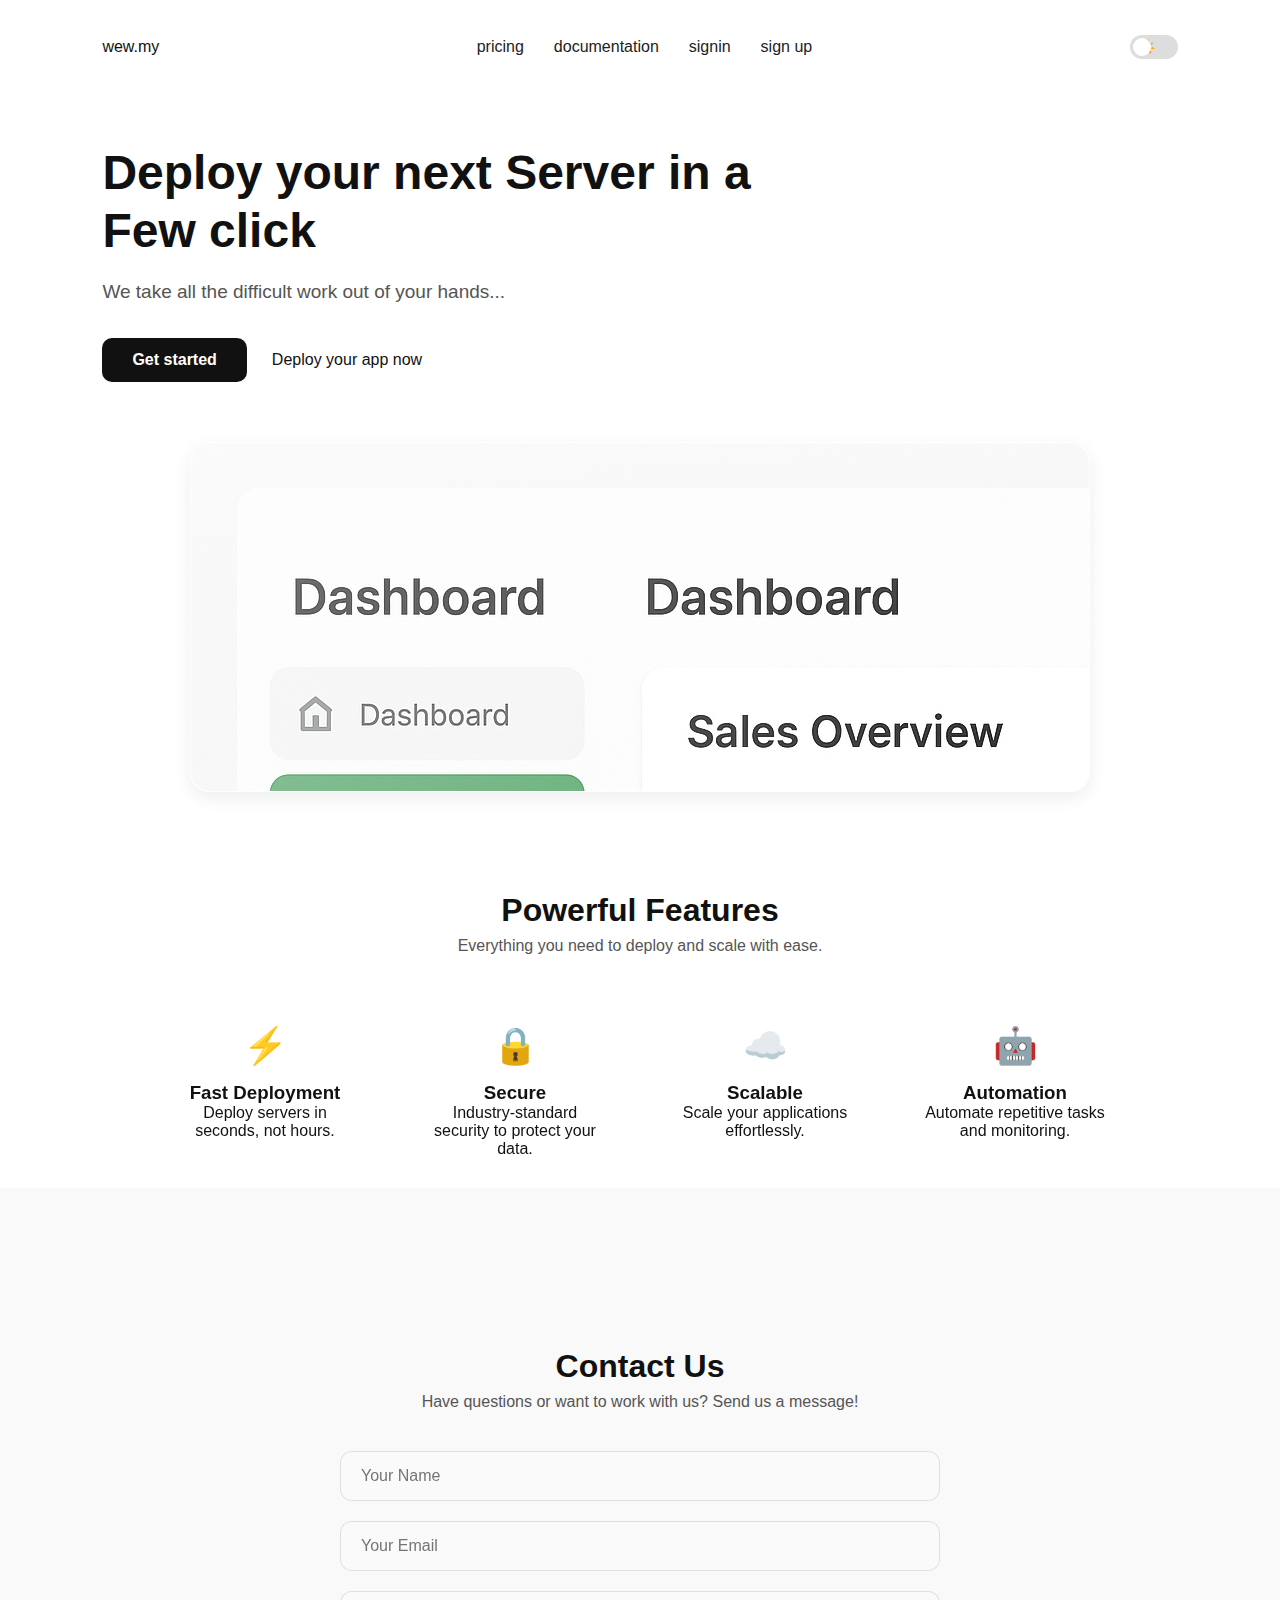
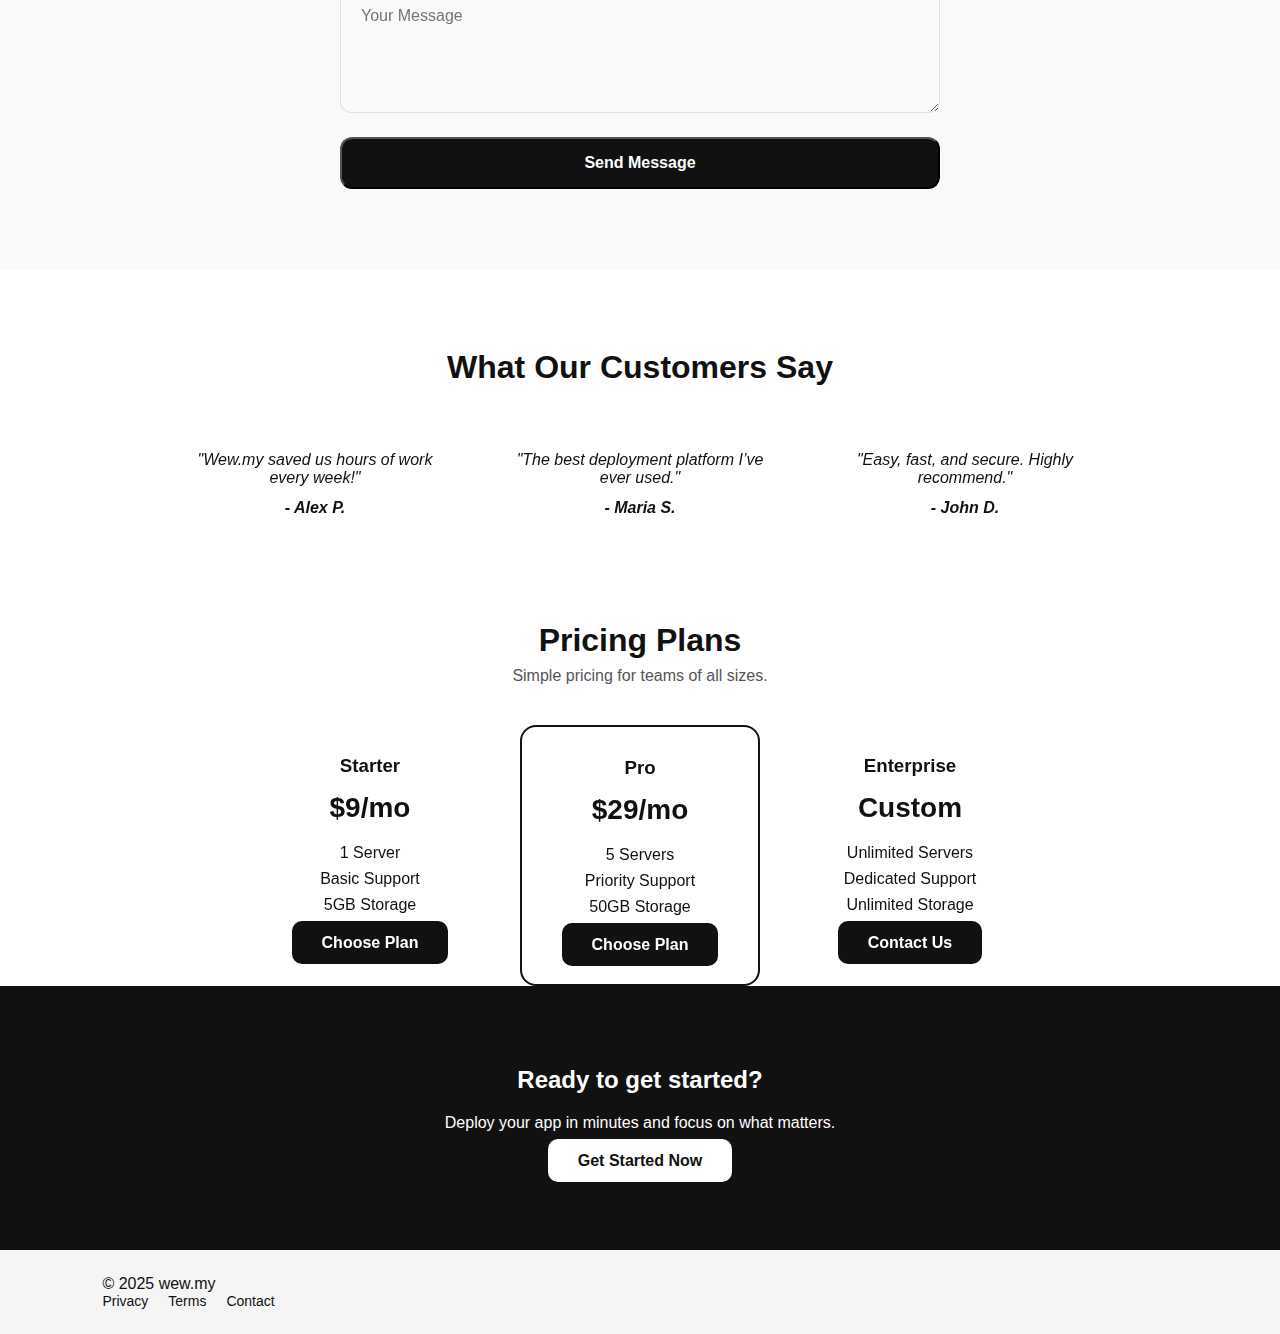
<file: index.html>
<!DOCTYPE html>
<html lang="en">
<head>
  <meta charset="UTF-8">
  <meta http-equiv="X-UA-Compatible" content="IE=Edge">
  <meta name="viewport" content="width=device-width, initial-scale=1">

  <title>HTML</title>
  
  <!-- HTML -->
  

  <!-- Custom Styles -->
  <link rel="stylesheet" href="style.css">


	<!--Tab to edit-->
</head>
<body>

<header>
<nav>
  <div>wew.my</div>

  <div class="nav-links">
    <div>pricing</div>
    <div>documentation</div>
    <div>signin</div>
    <div>sign up</div>
  </div>
<div class="group"><div class="theme-toggle">
  <span class="sun">☀️</span>
  <span class="moon">🌙</span>
</div>

<!-- HAMBURGER MENU -->
<div class="hamburger">
  <span></span>
  <span></span>
  <span></span>
</div>
</div>
  
</nav>

<div class="hero">
  <div class="deploy">Deploy your next Server in a Few click</div>
  <div>We take all the difficult work out of your hands...</div>
  <div class="cta">
    <span class="btn">Get started</span>
    <span class="button">Deploy your app now</span>
  </div>
</div>

<div class="cta-section">
  <div class="cta-image">
	  <img src="dashbord-image.png">
  </div>
</div>
</header>

<main>
  <!--Tab to edit-->
  
  <section class="features">
  <div class="section-header">
    <h2>Powerful Features</h2>
    <p>Everything you need to deploy and scale with ease.</p>
  </div>
  <div class="feature-cards">
    <div class="card">
      <div class="icon">⚡</div>
      <h3>Fast Deployment</h3>
      <p>Deploy servers in seconds, not hours.</p>
    </div>
    <div class="card">
      <div class="icon">🔒</div>
      <h3>Secure</h3>
      <p>Industry-standard security to protect your data.</p>
    </div>
    <div class="card">
      <div class="icon">☁️</div>
      <h3>Scalable</h3>
      <p>Scale your applications effortlessly.</p>
    </div>
    <div class="card">
      <div class="icon">🤖</div>
      <h3>Automation</h3>
      <p>Automate repetitive tasks and monitoring.</p>
    </div>
  </div>
</section>
<!-- ---------------- CONTACT US SECTION ---------------- -->
<section class="contact-us">
  <div class="section-header">
    <h2>Contact Us</h2>
    <p>Have questions or want to work with us? Send us a message!</p>
  </div>

  <form class="contact-form">
    <div class="form-group">
      <input type="text" placeholder="Your Name" required />
    </div>
    <div class="form-group">
      <input type="email" placeholder="Your Email" required />
    </div>
    <div class="form-group">
      <textarea placeholder="Your Message" rows="5" required></textarea>
    </div>
    <button type="submit" class="btn">Send Message</button>
  </form>
</section>

<!-- ---------------- TESTIMONIALS SECTION ---------------- -->
<section class="testimonials">
  <div class="section-header">
    <h2>What Our Customers Say</h2>
  </div>
  <div class="testimonial-cards">
    <div class="testimonial-card">
      <p>"Wew.my saved us hours of work every week!"</p>
      <span>- Alex P.</span>
    </div>
    <div class="testimonial-card">
      <p>"The best deployment platform I’ve ever used."</p>
      <span>- Maria S.</span>
    </div>
    <div class="testimonial-card">
      <p>"Easy, fast, and secure. Highly recommend."</p>
      <span>- John D.</span>
    </div>
  </div>
</section>

<!-- ---------------- PRICING SECTION ---------------- -->
<section class="pricing">
  <div class="section-header">
    <h2>Pricing Plans</h2>
    <p>Simple pricing for teams of all sizes.</p>
  </div>
  <div class="pricing-cards">
    <div class="pricing-card">
      <h3>Starter</h3>
      <p class="price">$9/mo</p>
      <ul>
        <li>1 Server</li>
        <li>Basic Support</li>
        <li>5GB Storage</li>
      </ul>
      <span class="btn">Choose Plan</span>
    </div>
    <div class="pricing-card popular">
      <h3>Pro</h3>
      <p class="price">$29/mo</p>
      <ul>
        <li>5 Servers</li>
        <li>Priority Support</li>
        <li>50GB Storage</li>
      </ul>
      <span class="btn">Choose Plan</span>
    </div>
    <div class="pricing-card">
      <h3>Enterprise</h3>
      <p class="price">Custom</p>
      <ul>
        <li>Unlimited Servers</li>
        <li>Dedicated Support</li>
        <li>Unlimited Storage</li>
      </ul>
      <span class="btn">Contact Us</span>
    </div>
  </div>
</section>

<!-- ---------------- FINAL CTA SECTION ---------------- -->
<section class="final-cta">
  <div class="final-cta-content">
    <h2>Ready to get started?</h2>
    <p>Deploy your app in minutes and focus on what matters.</p>
    <span class="btn">Get Started Now</span>
  </div>
</section>

<!-- ---------------- FOOTER ---------------- -->
<footer>
  <div class="footer-content">
    <div>© 2025 wew.my</div>
    <div class="footer-links">
      <span>Privacy</span>
      <span>Terms</span>
      <span>Contact</span>
    </div>
  </div>
</footer>
</main>


<script type="text/javascript" charset="utf-8">
	
</script>
<script src="main.js" type="text/javascript" charset="utf-8"></script>

<script>
  const themeToggle = document.querySelector(".theme-toggle");

  // Apply saved theme or system preference
  function applyTheme() {
    const saved = localStorage.getItem("theme");

    if (saved) {
      document.body.classList.toggle("dark", saved === "dark");
    } else {
      const systemDark = window.matchMedia("(prefers-color-scheme: dark)").matches;
      document.body.classList.toggle("dark", systemDark);
    }
  }

  applyTheme();

  // Toggle theme when clicked
  themeToggle.addEventListener("click", () => {
    document.body.classList.toggle("dark");

    const isDark = document.body.classList.contains("dark");
    localStorage.setItem("theme", isDark ? "dark" : "light");
  });
</script>


</body>
</html>
</file>
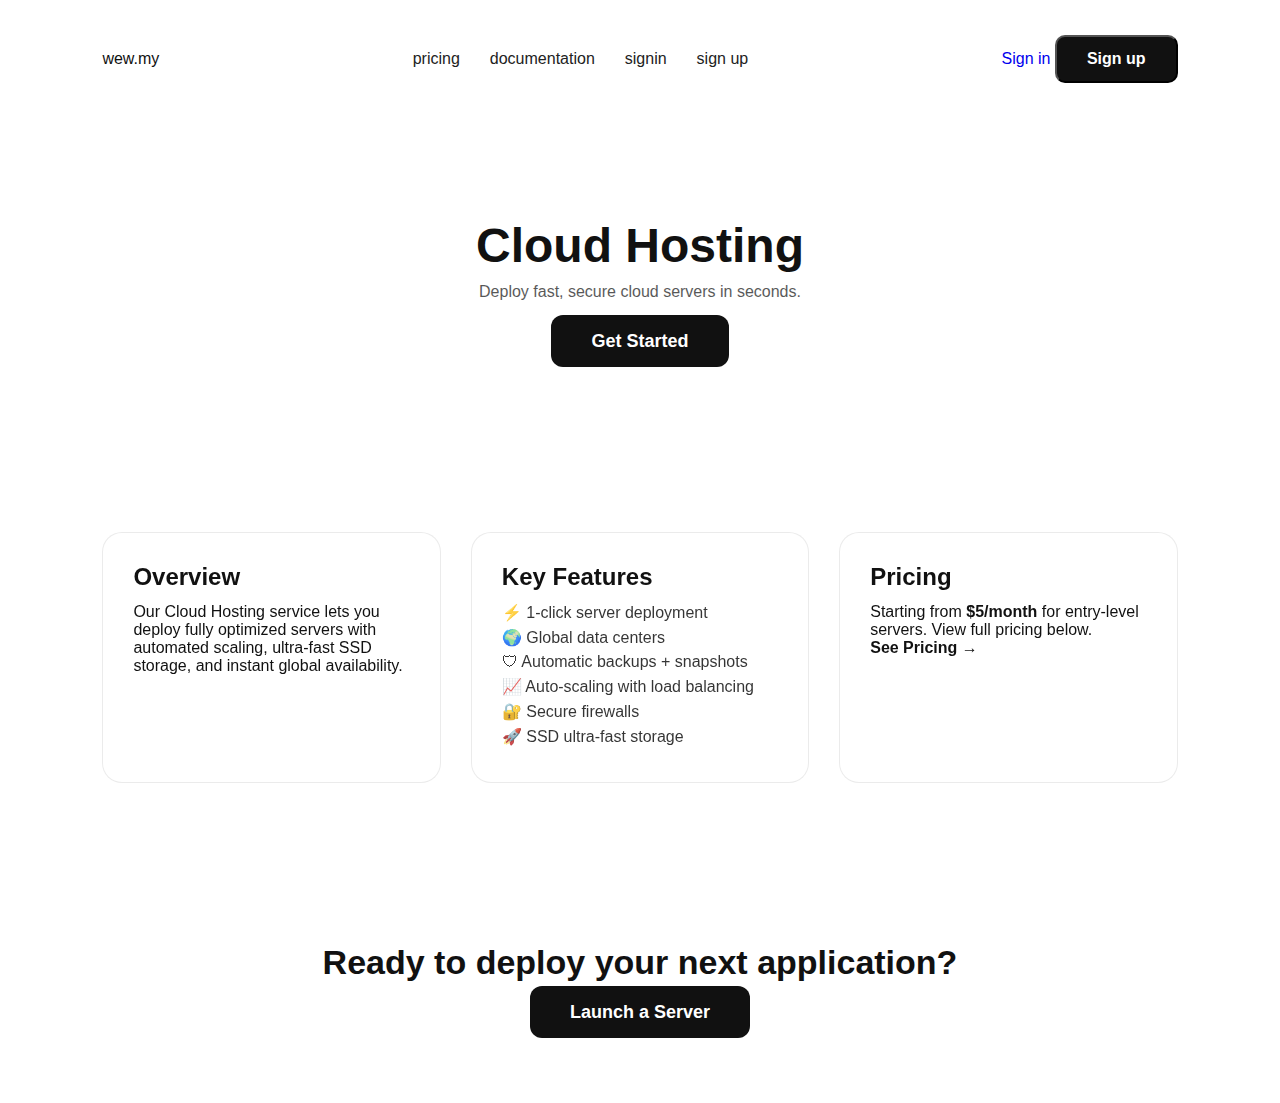
<file: detail-product.html>
<!DOCTYPE html>
<html lang="en">
<head>
  <meta charset="UTF-8" />
  <meta name="viewport" content="width=device-width, initial-scale=1.0" />
  <title>Cloud Hosting — wew.my</title>
  <link rel="stylesheet" href="style.css" />
</head>

<body>

<header>
  <nav>
    <div class="logo">wew.my</div>

    <ul class="nav-links">
        <div>pricing</div>
  <div>documentation</div>
  <div>signin</div>
  <div>sign up</div>
    </ul>

    <div class="auth">
      <a href="#">Sign in</a>
      <button class="btn">Sign up</button>
    </div>

    <div class="hamburger">
      <span></span>
 <span></span>
 <span></span>
    </div>
  </nav>

  <div class="mobile-menu">
    <a href="index.html">Home</a>
    <a href="products.html" class="active">Products</a>
    <a href="pricing.html">Pricing</a>
    <a href="documentation.html">Documentation</a>
    <a href="#">Sign in</a>
    <a href="#" class="btn">Sign up</a>
  </div>
</header>

<!-- ----------- PRODUCT HERO ----------- -->

<section class="product-hero">
  <h1>Cloud Hosting</h1>
  <p class="subtitle">Deploy fast, secure cloud servers in seconds.</p>

  <a href="#" class="btn large-btn">Get Started</a>
</section>

<!-- ----------- PRODUCT DETAILS ----------- -->

<section class="product-details">

  <div class="details-grid">

    <div class="details-card">
      <h2>Overview</h2>
      <p>
        Our Cloud Hosting service lets you deploy fully optimized servers with automated scaling, ultra-fast SSD storage, and instant global availability.
      </p>
    </div>

    <div class="details-card">
      <h2>Key Features</h2>
      <ul>
        <li>⚡ 1-click server deployment</li>
        <li>🌍 Global data centers</li>
        <li>🛡 Automatic backups + snapshots</li>
        <li>📈 Auto-scaling with load balancing</li>
        <li>🔐 Secure firewalls</li>
        <li>🚀 SSD ultra-fast storage</li>
      </ul>
    </div>

    <div class="details-card">
      <h2>Pricing</h2>
      <p>Starting from <strong>$5/month</strong> for entry-level servers. View full pricing below.</p>
      <a href="pricing.html" class="card-btn">See Pricing →</a>
    </div>

  </div>
</section>

<!-- ----------- CTA ----------- -->

<section class="product-cta">
  <h2>Ready to deploy your next application?</h2>
  <a href="#" class="btn large-btn">Launch a Server</a>
</section>

<script src="main.js"></script>
</body>
</html>
</file>
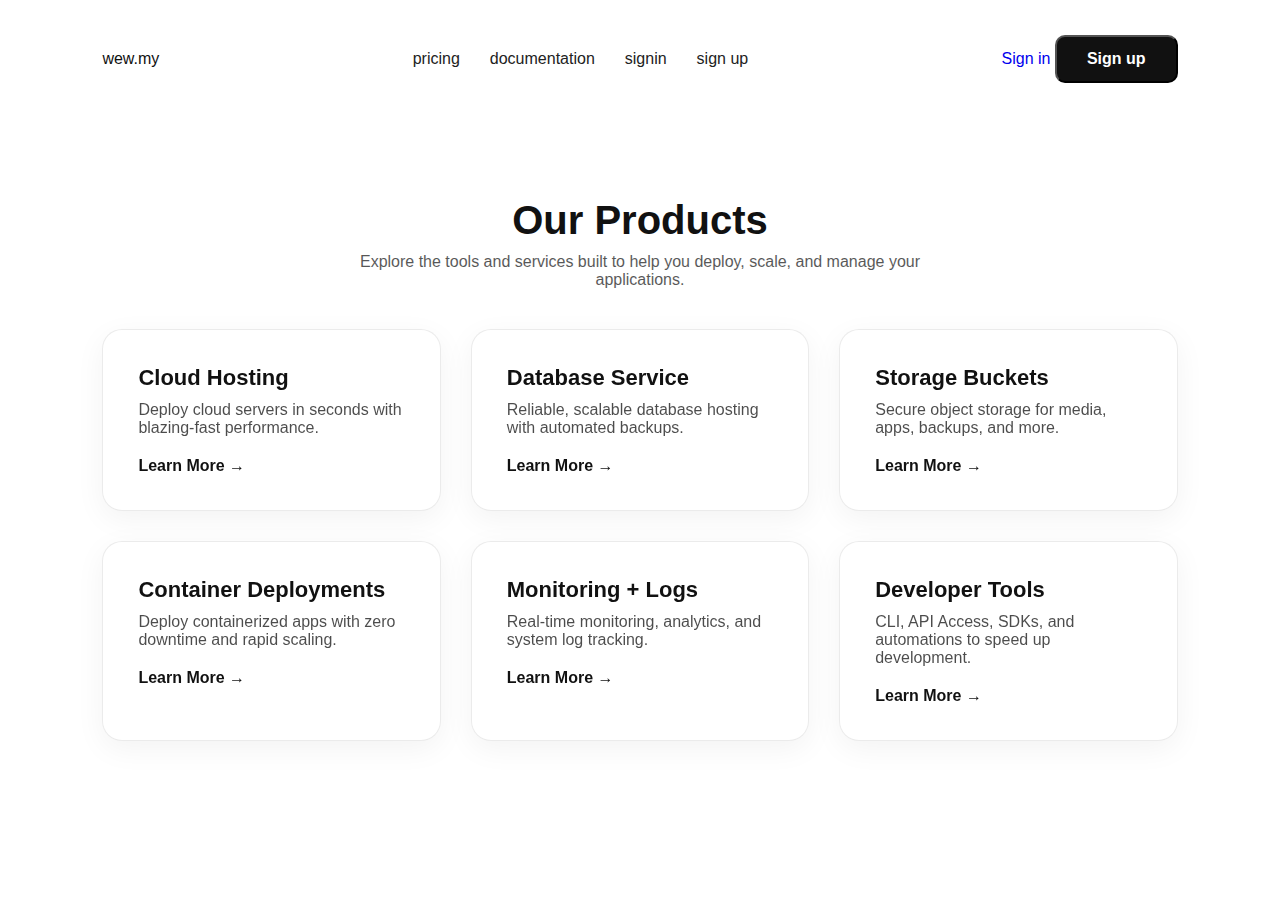
<file: product.html>
<!DOCTYPE html>
<html lang="en">
<head>
  <meta charset="UTF-8" />
  <meta name="viewport" content="width=device-width, initial-scale=1.0" />
  <title>Our Products — wew.my</title>
  <link rel="stylesheet" href="style.css" />
</head>

<body>

<header>
  <nav>
    <div class="logo">wew.my</div>

    <ul class="nav-links">
        <div>pricing</div>
  <div>documentation</div>
  <div>signin</div>
  <div>sign up</div>
    </ul>

    <div class="auth">
      <a href="#">Sign in</a>
      <button class="btn">Sign up</button>
    </div>

    <!-- Hamburger -->
    <div class="hamburger">
 <span></span>
 <span></span>
 <span></span>
    </div>
  </nav>

  <div class="mobile-menu">
    <a href="index.html">Home</a>
    <a class="active" href="products.html">Products</a>
    <a href="pricing.html">Pricing</a>
    <a href="documentation.html">Documentation</a>
    <a href="#">Sign in</a>
    <a href="#" class="btn">Sign up</a>
  </div>
</header>

<!-- ----------- PRODUCTS SECTION ----------- -->

<section class="products-page">
  <h1>Our Products</h1>
  <p class="subtitle">Explore the tools and services built to help you deploy, scale, and manage your applications.</p>

  <div class="products-grid">

    <div class="product-card">
      <h3>Cloud Hosting</h3>
      <p>Deploy cloud servers in seconds with blazing-fast performance.</p>
      <a href="#" class="card-btn">Learn More →</a>
    </div>

    <div class="product-card">
      <h3>Database Service</h3>
      <p>Reliable, scalable database hosting with automated backups.</p>
      <a href="#" class="card-btn">Learn More →</a>
    </div>

    <div class="product-card">
      <h3>Storage Buckets</h3>
      <p>Secure object storage for media, apps, backups, and more.</p>
      <a href="#" class="card-btn">Learn More →</a>
    </div>

    <div class="product-card">
      <h3>Container Deployments</h3>
      <p>Deploy containerized apps with zero downtime and rapid scaling.</p>
      <a href="#" class="card-btn">Learn More →</a>
    </div>

    <div class="product-card">
      <h3>Monitoring + Logs</h3>
      <p>Real-time monitoring, analytics, and system log tracking.</p>
      <a href="#" class="card-btn">Learn More →</a>
    </div>

    <div class="product-card">
      <h3>Developer Tools</h3>
      <p>CLI, API Access, SDKs, and automations to speed up development.</p>
      <a href="#" class="card-btn">Learn More →</a>
    </div>

  </div>
</section>

<script src="main.js"></script>
</body>
</html>
</file>
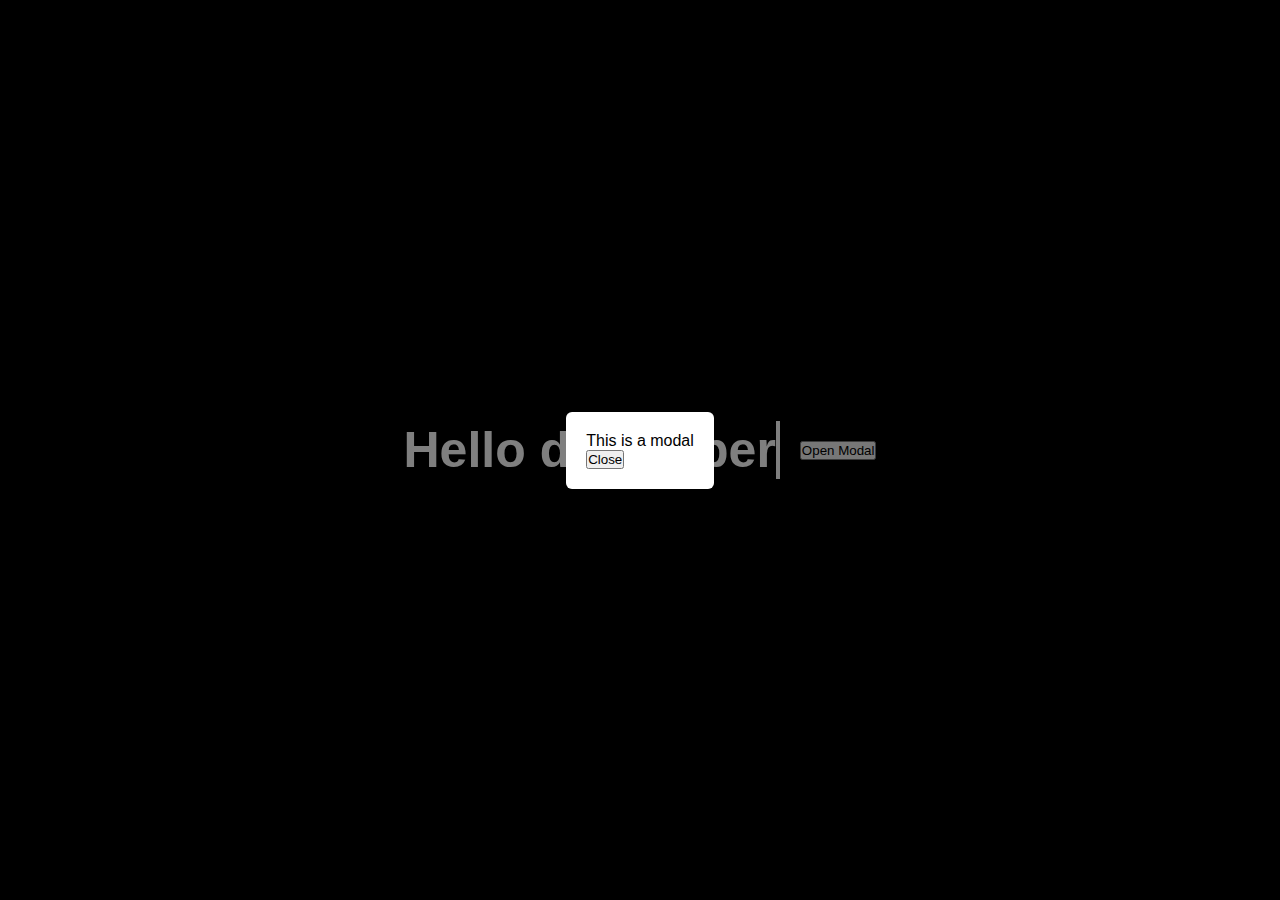
<file: type.html>
<!DOCTYPE html>
<html>

<head>
  <meta charset="UTF-8">
  <meta name="viewport" content="width=device-width, initial-scale=1">
  <title></title>
  <style type="text/css" media="all">
    *{
    margin: 0;
    padding: 0;
    box-sizing: border-box;
    
    }
    body{
  
font-family: sans-serif; background: #000;
display: flex;
align-items: center;
justify-content: center;
height: 100vh;
margin: 0;

    }
   .type {
font-size: 50px; font-weight: 700; white-space: nowrap; overflow: hidden;
border-right: 4px solid #fff;
color: #fff;
animation: typing 4s steps(18) infinite, blink 0.6s infinite;
 }
@keyframes typing {
0%{

width: 0;
}
50%{

width: 430px;
}
100%{
width: 0;

}
}
@keyframes blink {
50% {

border-color: transparent;

}
}


  
  .hidden { display: none; }
  .modal {
    position: fixed; inset: 0; background: rgba(0,0,0,0.5);
    display:flex; justify-content:center; align-items:center;
  }
  .modal-content { background:white; padding:20px; border-radius:6px; }
  
  
  .margin{
  margin: 10px;
  
  }
</style>

</head>

<body>
  <div class="type">Hello developer</div>
<p class="margin">
  <!--Tab to edit-->
</p>
<button id="openModal">Open Modal</button>

<div id="modal" class="modal hidden">
  <div class="modal-content">
    <p>This is a modal</p>
    <button id="closeModal">Close</button>
  </div>
</div>


<script>
  const modal = document.getElementById("modal");

  document.getElementById("openModal").onclick = () => {
    modal.classList.remove("hidden");
  };

  document.getElementById("closeModal").onclick = () => {
    modal.classList.add("hidden");
  };
</script>

</body>

</html>
</file>
<file: style.css>
/*body {
    font-size: 15pt;
}
*{
color:white;

list-style:none;
}
nav{
display:flex;
justify-content:space-around;
padding-top:20px;
}
header{
background:black;
color:white;
height:100%;

}
.hero{
display:flex;
justify-content:center;
align-item:center;
padding:20px;
flex-direction:column;
}
.deploy{
font-size:50px;
}
.cta{
display:flex;
justify-content:space-around;
}
.cta span{
border-radius:5px;
border:1px solid white;
padding:6px;
}
.cta-image{
background:white;
height:400px;
width:80%;
overflow: hidden;
}
.cta-image img{
   width:100%;

object-fit: cover; 
height: auto;

 }
.btn{
background:blue;

}
.cta-section{
justify-content:center;
align-item:center;
display:flex;
}
*/
/*
.main{
  position: absolute;
top: 50%;
height: 1000px;
right: 50%;
width: 90%;
transform: translateX(50%);
padding: 20px;

background: greenyellow;
}*/



/* RESET */
* {
  margin: 0;
  padding: 0;
  box-sizing: border-box;
  font-family: "Inter", sans-serif;

list-style: none;

text-decoration: none;
}

body {
  background: #ffffff;
  color: #111;
}

header {
  width: 100%;
  padding: 20px 8%;
}

/* NAVBAR */
nav {
  display: flex;
  justify-content: space-between;
  align-items: center;
  padding: 15px 0;
  position: relative;

z-index: 100;
}

/* DESKTOP LINKS */
.nav-links {
  display: flex;
  gap: 30px;
  font-size: 16px;
  font-weight: 500;
  color: #222;
  cursor: pointer;
  transition: 0.2s ease;

z-index: 10;
}

.nav-links div:hover {
  color: #000;
}

/* HAMBURGER (Mobile Only) */
.hamburger {
  width: 28px;
  height: 22px;
  display: none;
  flex-direction: column;
  justify-content: space-between;
  cursor: pointer;
}

.hamburger span {
  width: 100%;
  height: 3px;
  background: #111;
  border-radius: 4px;
  transition: 0.3s ease;
}

/* MOBILE NAV (Dropdown) */
.mobile-menu {
  display: none;
}

/* HERO SECTION */
.hero {
  margin-top: 70px;
  max-width: 650px;
}

.deploy {
  font-size: clamp(32px, 6vw, 48px);
  font-weight: 800;
  line-height: 1.2;
}

.hero > div:nth-child(2) {
  margin-top: 18px;
  font-size: clamp(16px, 3vw, 19px);
  color: #555;
  line-height: 1.6;
}

/* CTA */
.cta {
  margin-top: 30px;
  display: flex;
  align-items: center;
  gap: 25px;
}
.final-cta-content p {
    margin:20px;
}
.btn {
  padding: 13px 30px;
  background: #111;
  color: #fff;
  border-radius: 10px;
  font-size: 16px;
  font-weight: 600;
  cursor: pointer;
  transition: 0.25s ease;
}

.btn:hover {
  background: #000;
  transform: translateY(-2px);
}

.cta span:last-child {
  font-size: 16px;
  font-weight: 500;
  color: #111;
  cursor: pointer;
  transition: 0.2s ease;
}

.cta span:last-child:hover {
  text-decoration: underline;
}

/* CTA IMAGE */
.cta-section {
  margin-top: 60px;
  display: flex;
  justify-content: center;
}

.cta-image {
  width: 100%;
  max-width: 900px;
  height: 350px;
  background: linear-gradient(to bottom right, #f4f4f4, #eaeaea);
  border-radius: 18px;
  box-shadow: 0 6px 18px rgba(0,0,0,0.07);
}

/* ---------------- */
/* RESPONSIVE */
/* ---------------- */
@media (max-width: 820px) {
  header {
    padding: 20px 6%;
  }
}

/* MOBILE MENU STYLE */
@media (max-width: 700px) {

  /* Hide desktop links */
  .nav-links {
    display: none;
  }

  .hamburger {
    display: flex;
  }

  /* Mobile menu dropdown */
  .mobile-menu {
    display: flex;
    flex-direction: column;
    background: #fff;
    width: 100%;
    position: absolute;
    top: 100%;
    left: 0;
    padding: 20px 0;
    gap: 20px;
    box-shadow: 0 4px 12px rgba(0,0,0,0.1);
    border-radius: 10px;
    transform: translateY(-10px);
    opacity: 0;
    pointer-events: none;
    transition: 0.3s ease;
  }

  .mobile-menu div {
    padding: 10px 20px;
    font-size: 17px;
    font-weight: 500;
    color: #111;
  }

  nav.active .mobile-menu {
    opacity: 1;
    transform: translateY(0px);
    pointer-events: all;
  }

  /* Hamburger animation */
  nav.active .hamburger span:nth-child(1) {
    transform: translateY(9px) rotate(45deg);
  }
  nav.active .hamburger span:nth-child(2) {
    opacity: 0;
  }
  nav.active .hamburger span:nth-child(3) {
    transform: translateY(-9px) rotate(-45deg);
  }
}
/* Smooth animation for mobile menu */
.mobile-menu {
  transition:
    opacity 0.3s ease,
    transform 0.3s ease;
}

/* Menu item hover effect */
.mobile-menu div:hover {
  background: #f8f8f8;
}

/* Add spacing & visual depth */
.mobile-menu {
  border-radius: 0 0 12px 12px;
  border: 1px solid #eee;
}

/* Add subtle shadow */
nav.active .mobile-menu {
  box-shadow: 0 10px 22px rgba(0,0,0,0.15);
}
/* Smooth theme transition */
body, header, nav, .hero, .cta-image {
  transition: background 0.3s ease, color 0.3s ease;
}

/* TOGGLE BUTTON */
.theme-toggle {
  width: 48px;
  height: 24px;
  border-radius: 20px;
  background: #ddd;
  display: flex;
  align-items: center;
  position: relative;
  cursor: pointer;
  padding: 3px;
  transition: 0.3s ease;
}

.theme-toggle .sun,
.theme-toggle .moon {
  position: absolute;
  font-size: 14px;
  opacity: 0;
  transition: 0.3s ease;
}

.theme-toggle .sun {
  left: 8px;
}

.theme-toggle .moon {
  right: 8px;
}

.theme-toggle::after {
  content: "";
  width: 18px;
  height: 18px;
  background: #fff;
  border-radius: 50%;
  position: absolute;
  left: 3px;
  transition: 0.3s ease;
}

/* DARK MODE STYLES */
body.dark {
  background: #0d0d0d;
  color: #f5f5f5;
}

body.dark header {
  background: #0d0d0d;
}

body.dark nav div {
  color: #f3f3f3;
}

body.dark .btn {
  background: #fff;
  color: #000;
}

body.dark .cta-image {
  background: #1a1a1a;
  box-shadow: 0 6px 18px rgba(255,255,255,0.07);
}

/* Toggle active (dark mode ON) */
body.dark .theme-toggle {
  background: #444;
}

body.dark .theme-toggle::after {
  transform: translateX(24px);
}

body.dark .sun {
  opacity: 0;
}

body.dark .moon {
  opacity: 1;
}

/* Light mode icons */
body:not(.dark) .sun {
  opacity: 1;
}

body:not(.dark) .moon {
  opacity: 0;
}
.group{
  display: flex;

gap: 10px;
}


/* GLASS EFFECT CARD */
.cta-image {
  position: relative;
  backdrop-filter: blur(20px);
  background: rgba(255, 255, 255, 0.15);
  border: 1px solid rgba(255, 255, 255, 0.25);
  border-radius: 20px;
  overflow: hidden;
}

/* Glow edges */
.cta-image::before {
  content: "";
  position: absolute;
  inset: 0;
  background: linear-gradient(
    135deg,
    rgba(255, 255, 255, 0.4) 0%,
    rgba(255, 255, 255, 0.05) 100%
  );
  pointer-events: none;
}

/* Subtle white top sheen */
.cta-image::after {
  content: "";
  position: absolute;
  top: 0;
  left: 0;
  width: 100%;
  height: 40%;
  background: linear-gradient(
    to bottom,
    rgba(255, 255, 255, 0.25),
    rgba(255, 255, 255, 0)
  );
  pointer-events: none;
}

/* SECTION HEADERS */
.section-header {
  text-align: center;
  margin: 80px 0 40px;
}

.section-header h2 {
  font-size: 32px;
  font-weight: 700;
}

.section-header p {
  color: #555;
  font-size: 16px;
  margin-top: 8px;
}

/* FEATURES CARDS */
.feature-cards {
  display: flex;
  flex-wrap: wrap;
  justify-content: center;
  gap: 30px;
}

.feature-cards .card {
  background: rgba(255,255,255,0.15);
  backdrop-filter: blur(15px);
  border-radius: 16px;
  width: 220px;
  padding: 30px 20px;
  text-align: center;
  transition: 0.3s ease;
}

.feature-cards .card:hover {
  transform: translateY(-8px);
  box-shadow: 0 10px 20px rgba(0,0,0,0.1);
}

.feature-cards .icon {
  font-size: 36px;
  margin-bottom: 15px;
}

/* TESTIMONIALS */
.testimonial-cards {
  display: flex;
  flex-wrap: wrap;
  justify-content: center;
  gap: 25px;
}
.testimonial-card .dark{
    color:white;
}
.button span {
    color:white;
}
.testimonial-card {
  background: rgba(255,255,255,0.08);
  backdrop-filter: blur(10px);
  border-radius: 14px;
  padding: 25px 20px;
  max-width: 300px;
  text-align: center;
  font-style: italic;
  color: #111;
}

.testimonial-card span {
  display: block;
  margin-top: 12px;
  font-weight: 600;
}

/* PRICING CARDS */
.pricing-cards {
  display: flex;
  flex-wrap: wrap;
  justify-content: center;
  gap: 30px;
}

.pricing-card {
  background: rgba(255,255,255,0.15);
  backdrop-filter: blur(15px);
  border-radius: 16px;
  padding: 30px 25px;
  width: 240px;
  text-align: center;
  transition: 0.3s ease;
}

.pricing-card.popular {
  border: 2px solid #111;
}

.pricing-card:hover {
  transform: translateY(-8px);
  box-shadow: 0 10px 20px rgba(0,0,0,0.1);
}

.pricing-card .price {
  font-size: 28px;
  font-weight: 700;
  margin: 15px 0;
}

.pricing-card ul {
  list-style: none;
  margin: 20px 0;
  padding: 0;
}

.pricing-card li {
  margin: 8px 0;
}

/* FINAL CTA SECTION */
.final-cta {
  background: #111;
  color: #fff;
  text-align: center;
  padding: 80px 20px;
}

.final-cta .btn {
  background: #fff;
  color: #111;
  margin-top: 25px;
}

/* FOOTER */
footer {
  background: #f5f5f5;
  padding: 25px 8%;
  display: flex;
  justify-content: space-between;
  align-items: center;
  flex-wrap: wrap;
}

footer .footer-links {
  display: flex;
  gap: 20px;
}

footer .footer-links span {
  cursor: pointer;
  color: #111;
  font-size: 14px;
  transition: 0.2s;
}

footer .footer-links span:hover {
  text-decoration: underline;
}

/* RESPONSIVE */
@media (max-width: 900px) {
  .feature-cards, .testimonial-cards, .pricing-cards {
    flex-direction: column;
    align-items: center;
  }
}
/* CONTACT US SECTION */
.contact-us {
  padding: 80px 8%;
  background: #f9f9f9;
  text-align: center;
}

body.dark .contact-us {
  background: #121212;
  color: #f5f5f5;
}

/* Form */
.contact-form {
  max-width: 600px;
  margin: 40px auto 0;
  display: flex;
  flex-direction: column;
  gap: 20px;
}

.contact-form .form-group {
  position: relative;
}

.contact-form input,
.contact-form textarea {
  width: 100%;
  padding: 15px 20px;
  border-radius: 12px;
  border: 1px solid rgba(0,0,0,0.1);
  font-size: 16px;
  outline: none;
  background: rgba(255,255,255,0.2);
  backdrop-filter: blur(10px);
  transition: 0.3s ease;
}

body.dark .contact-form input,
body.dark .contact-form textarea {
  background: rgba(255,255,255,0.05);
  border: 1px solid rgba(255,255,255,0.15);
  color: #f5f5f5;
}

.contact-form input:focus,
.contact-form textarea:focus {
  border-color: #111;
  box-shadow: 0 0 12px rgba(0,0,0,0.1);
}

body.dark .contact-form input:focus,
body.dark .contact-form textarea:focus {
  border-color: #fff;
  box-shadow: 0 0 12px rgba(255,255,255,0.2);
}

/* Submit Button */
.contact-form .btn {
  padding: 15px 30px;
  background: #111;
  color: #fff;
  border-radius: 12px;
  font-size: 16px;
  font-weight: 600;
  cursor: pointer;
  transition: 0.3s ease;
}

body.dark .contact-form .btn {
  background: #fff;
  color: #111;
}

.contact-form .btn:hover {
  transform: translateY(-2px);
  opacity: 0.9;
}

/* Responsive */
@media (max-width: 600px) {
  .contact-us {
    padding: 60px 5%;
  }
}
/* PRODUCTS PAGE */
.products-page {
  padding: 80px 8%;
  text-align: center;
}

.products-page h1 {
  font-size: 40px;
  font-weight: 700;
}

.products-page .subtitle {
  max-width: 600px;
  margin: 10px auto 40px;
  opacity: 0.7;
}

/* Product Grid */
.products-grid {
  display: grid;
  grid-template-columns: repeat(auto-fit, minmax(260px, 1fr));
  gap: 30px;
}

/* Product Card */
.product-card {
  padding: 35px;
  border-radius: 20px;
  background: rgba(255,255,255,0.2);
  backdrop-filter: blur(15px);
  border: 1px solid rgba(0,0,0,0.08);
  box-shadow: 0 8px 30px rgba(0,0,0,0.05);
  transition: 0.3s ease;
  text-align: left;
}

body.dark .product-card {
  background: rgba(255,255,255,0.05);
  border: 1px solid rgba(255,255,255,0.08);
}

.product-card:hover {
  transform: translateY(-6px);
  box-shadow: 0 12px 40px rgba(0,0,0,0.1);
}

.product-card h3 {
  font-size: 22px;
  margin-bottom: 10px;
}

.product-card p {
  opacity: 0.75;
  margin-bottom: 20px;
}

/* Card Button */
.card-btn {
  font-weight: 600;
  text-decoration: none;
  color: #111;
}

body.dark .card-btn {
  color: #fff;
}

.card-btn:hover {
  text-decoration: underline;
}

/* Mobile */
@media (max-width: 600px) {
  .products-page h1 {
    font-size: 32px;
  }
}
/* PRODUCT HERO */
.product-hero {
  padding: 100px 8%;
  text-align: center;
}

.product-hero h1 {
  font-size: 48px;
  font-weight: 700;
}

.product-hero .subtitle {
  margin: 10px auto 30px;
  opacity: 0.7;
  max-width: 600px;
}

/* Large button */
.large-btn {
  padding: 16px 40px;
  font-size: 18px;
  border-radius: 12px;
}

/* DETAILS SECTION */
.product-details {
  padding: 80px 8%;
}

.details-grid {
  display: grid;
  grid-template-columns: repeat(auto-fit, minmax(260px, 1fr));
  gap: 30px;
}

.details-card {
  padding: 30px;
  background: rgba(255,255,255,0.2);
  border-radius: 20px;
  backdrop-filter: blur(15px);
  border: 1px solid rgba(0,0,0,0.08);
  transition: 0.3s;
}

body.dark .details-card {
  background: rgba(255,255,255,0.05);
  border: 1px solid rgba(255,255,255,0.08);
}

.details-card:hover {
  transform: translateY(-5px);
}

.details-card h2 {
  margin-bottom: 12px;
}

.details-card ul li {
  margin: 6px 0;
  opacity: 0.85;
}

/* CTA */
.product-cta {
  padding: 80px 8%;
  text-align: center;
}

.product-cta h2 {
  margin-bottom: 20px;
  font-size: 34px;
}
</file>
